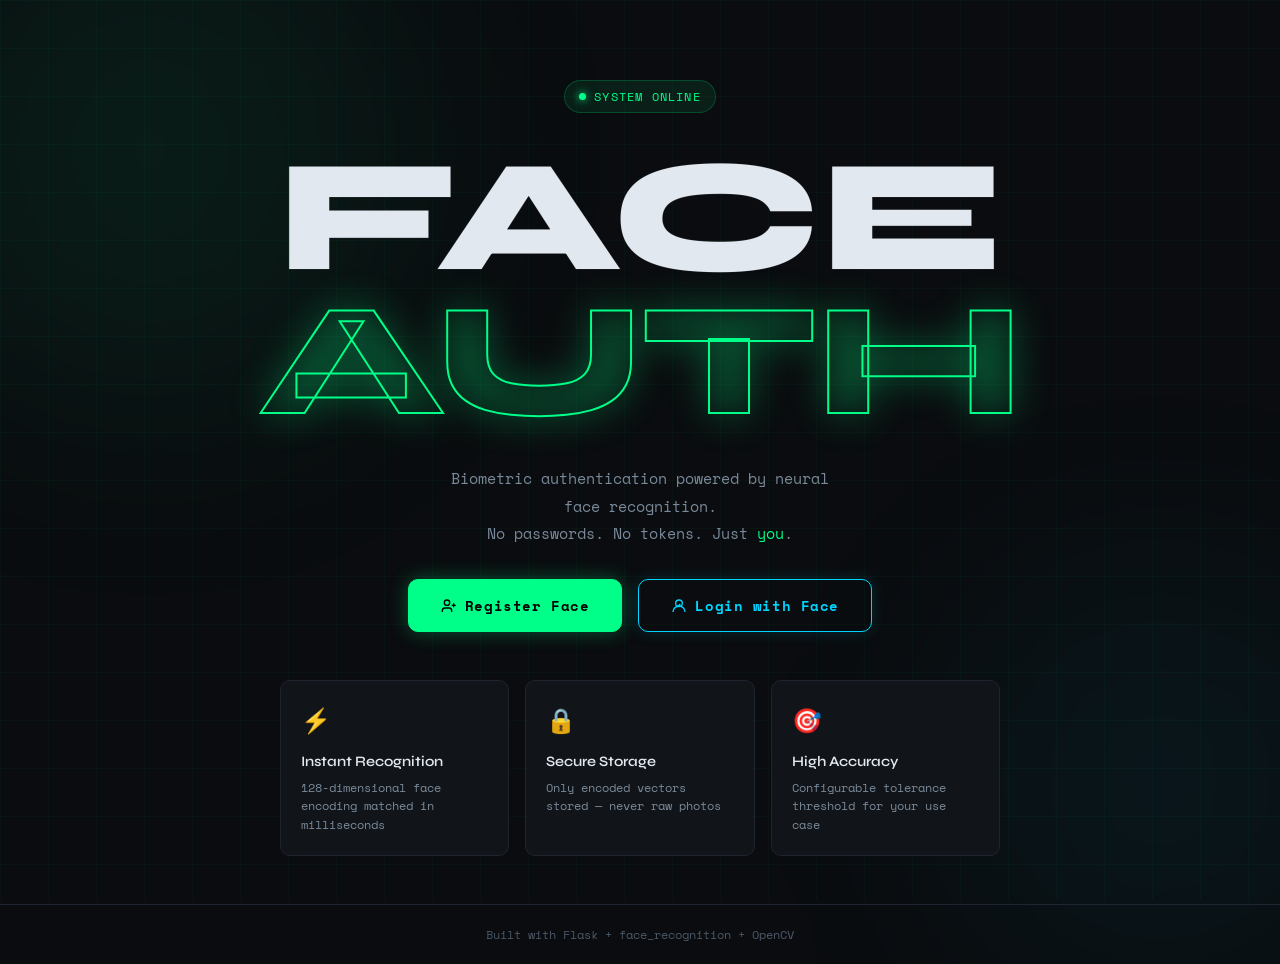
<file: templates/index.html>
<!DOCTYPE html>
<html lang="en">
<head>
  <meta charset="UTF-8" />
  <meta name="viewport" content="width=device-width, initial-scale=1.0" />
  <title>FaceAuth — Biometric Login System</title>
  <link rel="stylesheet" href="/static/css/style.css" />
  <link rel="preconnect" href="https://fonts.googleapis.com">
  <link href="https://fonts.googleapis.com/css2?family=Space+Mono:wght@400;700&family=Syne:wght@400;600;800&display=swap" rel="stylesheet">
</head>
<body class="home-page">

  <!-- Animated grid background -->
  <div class="grid-bg" aria-hidden="true"></div>
  <!-- Glow orbs -->
  <div class="orb orb-1" aria-hidden="true"></div>
  <div class="orb orb-2" aria-hidden="true"></div>

  <main class="hero">
    <div class="hero-badge">
      <span class="pulse-dot"></span>
      System Online
    </div>

    <h1 class="hero-title">
      <span class="line-1">FACE</span>
      <span class="line-2">AUTH</span>
    </h1>

    <p class="hero-sub">
      Biometric authentication powered by neural face recognition.<br>
      No passwords. No tokens. Just <em>you</em>.
    </p>

    <div class="hero-actions">
      <a href="/register-page" class="btn btn-primary">
        <svg viewBox="0 0 24 24" fill="none" stroke="currentColor" stroke-width="2"><path d="M16 21v-2a4 4 0 0 0-4-4H6a4 4 0 0 0-4 4v2"/><circle cx="9" cy="7" r="4"/><line x1="19" y1="8" x2="19" y2="14"/><line x1="22" y1="11" x2="16" y2="11"/></svg>
        Register Face
      </a>
      <a href="/login-page" class="btn btn-secondary">
        <svg viewBox="0 0 24 24" fill="none" stroke="currentColor" stroke-width="2"><circle cx="12" cy="8" r="5"/><path d="M3 21a9 9 0 0 1 18 0"/><path d="M9 12l1 1 4-4"/></svg>
        Login with Face
      </a>
    </div>

    <div class="feature-grid">
      <div class="feature-card">
        <div class="feature-icon">⚡</div>
        <h3>Instant Recognition</h3>
        <p>128-dimensional face encoding matched in milliseconds</p>
      </div>
      <div class="feature-card">
        <div class="feature-icon">🔒</div>
        <h3>Secure Storage</h3>
        <p>Only encoded vectors stored — never raw photos</p>
      </div>
      <div class="feature-card">
        <div class="feature-icon">🎯</div>
        <h3>High Accuracy</h3>
        <p>Configurable tolerance threshold for your use case</p>
      </div>
    </div>
  </main>

  <footer class="site-footer">
    <span>Built with Flask + face_recognition + OpenCV</span>
  </footer>

  <script src="/static/js/main.js"></script>
</body>
</html>
</file>
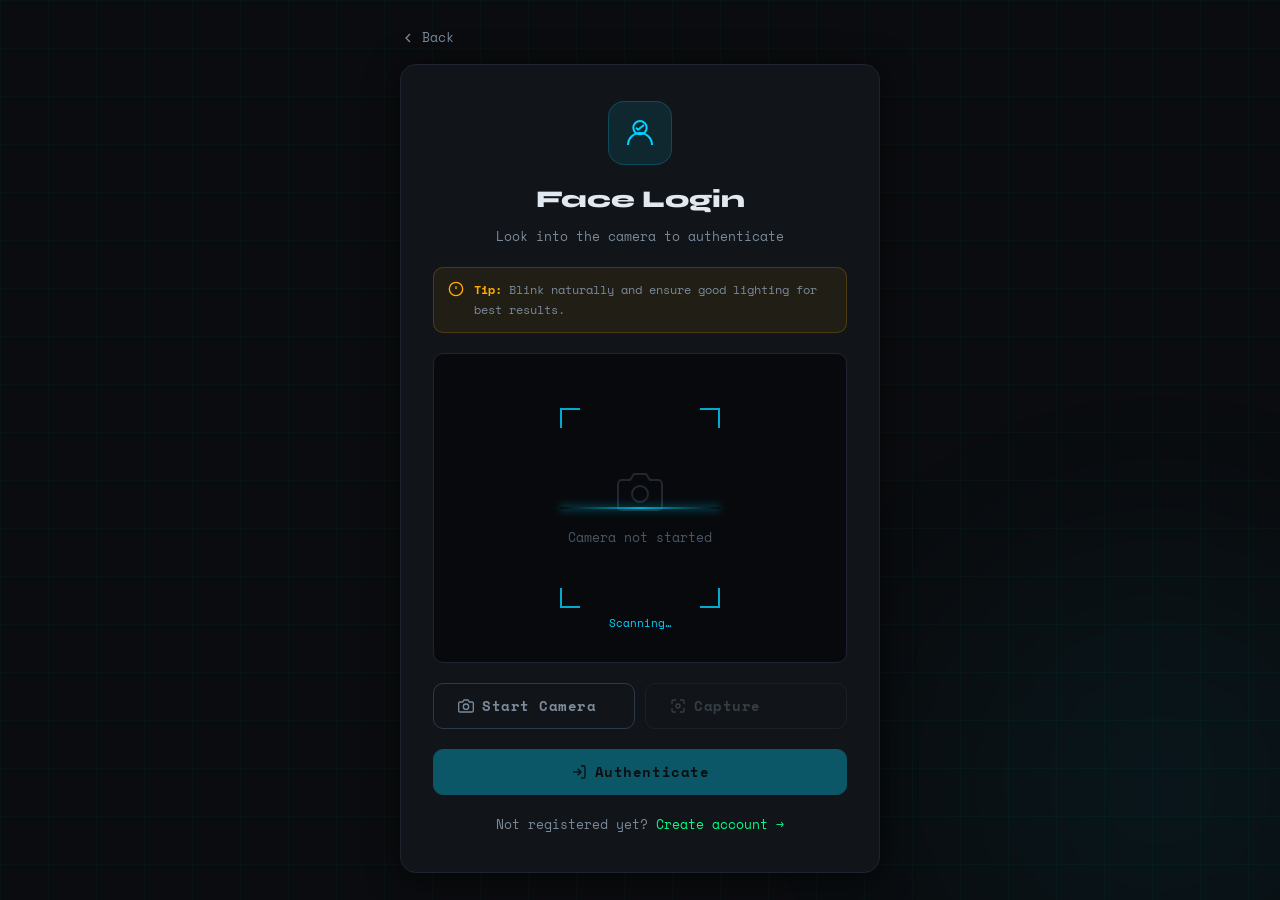
<file: templates/login.html>
<!DOCTYPE html>
<html lang="en">
<head>
  <meta charset="UTF-8" />
  <meta name="viewport" content="width=device-width, initial-scale=1.0" />
  <title>Login — FaceAuth</title>
  <link rel="stylesheet" href="/static/css/style.css" />
  <link rel="preconnect" href="https://fonts.googleapis.com">
  <link href="https://fonts.googleapis.com/css2?family=Space+Mono:wght@400;700&family=Syne:wght@400;600;800&display=swap" rel="stylesheet">
</head>
<body class="auth-page">

  <div class="grid-bg" aria-hidden="true"></div>
  <div class="orb orb-2" aria-hidden="true"></div>

  <div class="auth-container">
    <a href="/" class="back-link">
      <svg viewBox="0 0 24 24" fill="none" stroke="currentColor" stroke-width="2"><polyline points="15,18 9,12 15,6"/></svg>
      Back
    </a>

    <div class="auth-card">
      <div class="card-header">
        <div class="card-icon login-icon">
          <svg viewBox="0 0 24 24" fill="none" stroke="currentColor" stroke-width="1.5">
            <circle cx="12" cy="8" r="5"/>
            <path d="M3 21a9 9 0 0 1 18 0"/>
            <path d="M9 8l1.5 1.5L15 6"/>
          </svg>
        </div>
        <h2>Face Login</h2>
        <p>Look into the camera to authenticate</p>
      </div>

      <!-- Liveness tip -->
      <div class="liveness-tip">
        <svg viewBox="0 0 24 24" fill="none" stroke="currentColor" stroke-width="2"><circle cx="12" cy="12" r="10"/><line x1="12" y1="8" x2="12" y2="12"/><line x1="12" y1="16" x2="12.01" y2="16"/></svg>
        <span><strong>Tip:</strong> Blink naturally and ensure good lighting for best results.</span>
      </div>

      <!-- Camera preview -->
      <div class="camera-section">
        <div class="camera-frame" id="cameraFrame">
          <video id="video" autoplay muted playsinline></video>
          <canvas id="canvas" style="display:none;"></canvas>
          <div class="camera-overlay" id="cameraOverlay">
            <div class="face-guide login-guide">
              <div class="scan-line"></div>
              <div class="corner tl"></div>
              <div class="corner tr"></div>
              <div class="corner bl"></div>
              <div class="corner br"></div>
              <span class="guide-text">Scanning…</span>
            </div>
          </div>
          <div class="camera-placeholder" id="cameraPlaceholder">
            <svg viewBox="0 0 24 24" fill="none" stroke="currentColor" stroke-width="1">
              <path d="M23 19a2 2 0 0 1-2 2H3a2 2 0 0 1-2-2V8a2 2 0 0 1 2-2h4l2-3h6l2 3h4a2 2 0 0 1 2 2z"/>
              <circle cx="12" cy="13" r="4"/>
            </svg>
            <p>Camera not started</p>
          </div>
          <img id="capturedImg" alt="Captured face" style="display:none;" />
        </div>
      </div>

      <!-- Controls -->
      <div class="btn-group">
        <button class="btn btn-outline" id="btnCamera" onclick="startCamera()">
          <svg viewBox="0 0 24 24" fill="none" stroke="currentColor" stroke-width="2"><path d="M23 19a2 2 0 0 1-2 2H3a2 2 0 0 1-2-2V8a2 2 0 0 1 2-2h4l2-3h6l2 3h4a2 2 0 0 1 2 2z"/><circle cx="12" cy="13" r="4"/></svg>
          Start Camera
        </button>
        <button class="btn btn-outline" id="btnCapture" onclick="captureImage()" disabled>
          <svg viewBox="0 0 24 24" fill="none" stroke="currentColor" stroke-width="2"><circle cx="12" cy="12" r="3"/><path d="M9 3H5a2 2 0 0 0-2 2v4m0 6v4a2 2 0 0 0 2 2h4m6 0h4a2 2 0 0 0 2-2v-4m0-6V5a2 2 0 0 0-2-2h-4"/></svg>
          Capture
        </button>
      </div>

      <button class="btn btn-primary full-width login-btn" id="btnLogin" onclick="loginUser()" disabled>
        <svg viewBox="0 0 24 24" fill="none" stroke="currentColor" stroke-width="2"><path d="M15 3h4a2 2 0 0 1 2 2v14a2 2 0 0 1-2 2h-4"/><polyline points="10 17 15 12 10 7"/><line x1="15" y1="12" x2="3" y2="12"/></svg>
        Authenticate
      </button>

      <div class="status-msg" id="statusMsg" style="display:none;"></div>

      <p class="auth-switch">Not registered yet? <a href="/register-page">Create account →</a></p>
    </div>
  </div>

  <script src="/static/js/camera.js"></script>
  <script src="/static/js/login.js"></script>
</body>
</html>
</file>
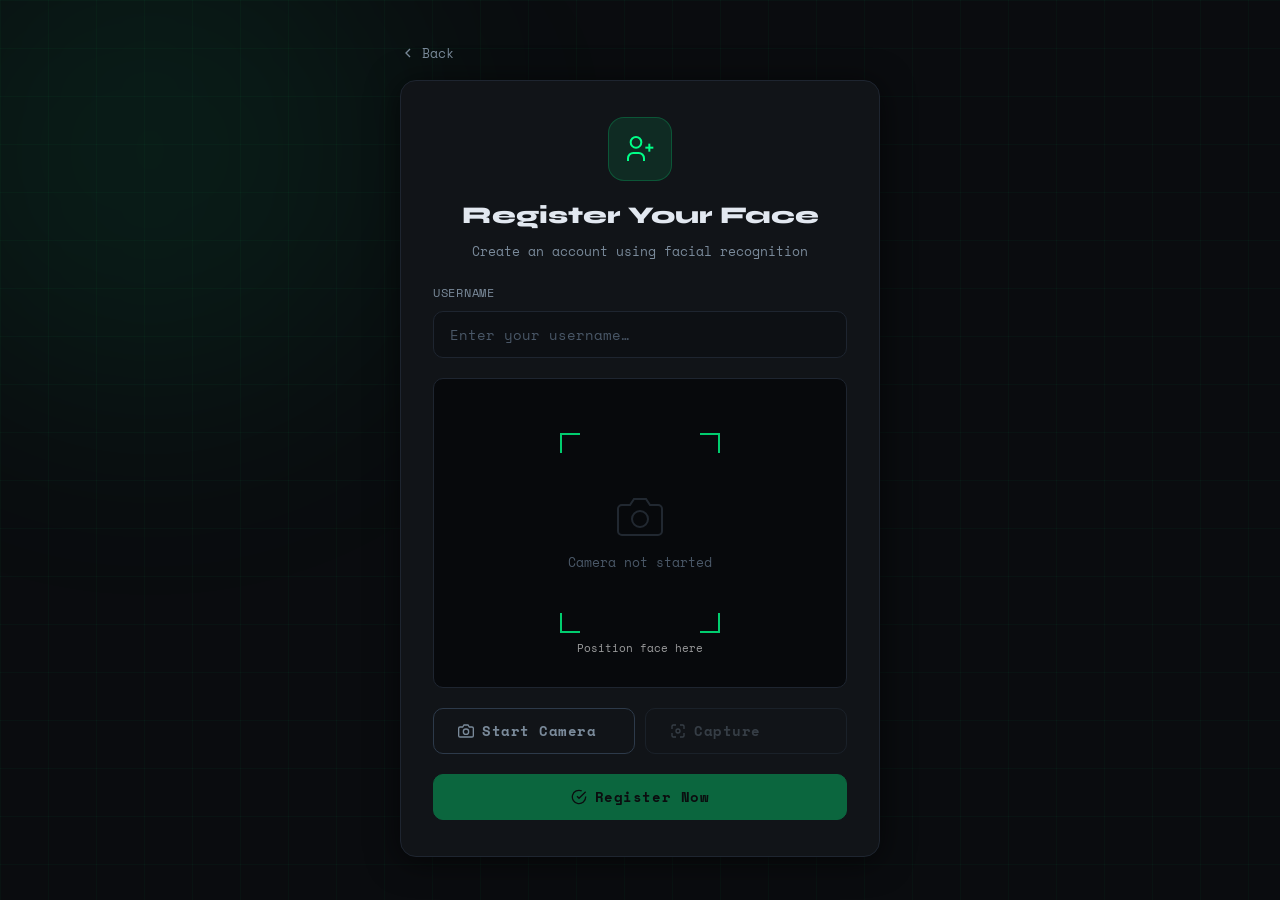
<file: templates/register.html>
<!DOCTYPE html>
<html lang="en">
<head>
  <meta charset="UTF-8" />
  <meta name="viewport" content="width=device-width, initial-scale=1.0" />
  <title>Register — FaceAuth</title>
  <link rel="stylesheet" href="/static/css/style.css" />
  <link rel="preconnect" href="https://fonts.googleapis.com">
  <link href="https://fonts.googleapis.com/css2?family=Space+Mono:wght@400;700&family=Syne:wght@400;600;800&display=swap" rel="stylesheet">
</head>
<body class="auth-page">

  <div class="grid-bg" aria-hidden="true"></div>
  <div class="orb orb-1" aria-hidden="true"></div>

  <div class="auth-container">
    <!-- Back nav -->
    <a href="/" class="back-link">
      <svg viewBox="0 0 24 24" fill="none" stroke="currentColor" stroke-width="2"><polyline points="15,18 9,12 15,6"/></svg>
      Back
    </a>

    <div class="auth-card">
      <div class="card-header">
        <div class="card-icon register-icon">
          <svg viewBox="0 0 24 24" fill="none" stroke="currentColor" stroke-width="1.5">
            <circle cx="9" cy="7" r="4"/><path d="M3 21v-2a4 4 0 0 1 4-4h4a4 4 0 0 1 4 4v2"/>
            <line x1="19" y1="8" x2="19" y2="14"/><line x1="22" y1="11" x2="16" y2="11"/>
          </svg>
        </div>
        <h2>Register Your Face</h2>
        <p>Create an account using facial recognition</p>
      </div>

      <!-- Username input -->
      <div class="form-group">
        <label for="username">Username</label>
        <input
          type="text"
          id="username"
          placeholder="Enter your username…"
          maxlength="32"
          autocomplete="off"
        />
      </div>

      <!-- Camera preview -->
      <div class="camera-section">
        <div class="camera-frame" id="cameraFrame">
          <video id="video" autoplay muted playsinline></video>
          <canvas id="canvas" style="display:none;"></canvas>
          <div class="camera-overlay" id="cameraOverlay">
            <div class="face-guide">
              <!-- SVG corner brackets -->
              <div class="corner tl"></div>
              <div class="corner tr"></div>
              <div class="corner bl"></div>
              <div class="corner br"></div>
              <span class="guide-text">Position face here</span>
            </div>
          </div>
          <div class="camera-placeholder" id="cameraPlaceholder">
            <svg viewBox="0 0 24 24" fill="none" stroke="currentColor" stroke-width="1">
              <path d="M23 19a2 2 0 0 1-2 2H3a2 2 0 0 1-2-2V8a2 2 0 0 1 2-2h4l2-3h6l2 3h4a2 2 0 0 1 2 2z"/>
              <circle cx="12" cy="13" r="4"/>
            </svg>
            <p>Camera not started</p>
          </div>
          <!-- Captured image preview -->
          <img id="capturedImg" alt="Captured face" style="display:none;" />
        </div>
      </div>

      <!-- Controls -->
      <div class="btn-group">
        <button class="btn btn-outline" id="btnCamera" onclick="startCamera()">
          <svg viewBox="0 0 24 24" fill="none" stroke="currentColor" stroke-width="2"><path d="M23 19a2 2 0 0 1-2 2H3a2 2 0 0 1-2-2V8a2 2 0 0 1 2-2h4l2-3h6l2 3h4a2 2 0 0 1 2 2z"/><circle cx="12" cy="13" r="4"/></svg>
          Start Camera
        </button>
        <button class="btn btn-outline" id="btnCapture" onclick="captureImage()" disabled>
          <svg viewBox="0 0 24 24" fill="none" stroke="currentColor" stroke-width="2"><circle cx="12" cy="12" r="3"/><path d="M9 3H5a2 2 0 0 0-2 2v4m0 6v4a2 2 0 0 0 2 2h4m6 0h4a2 2 0 0 0 2-2v-4m0-6V5a2 2 0 0 0-2-2h-4"/></svg>
          Capture
        </button>
      </div>

      <button class="btn btn-primary full-width" id="btnRegister" onclick="registerUser()" disabled>
        <svg viewBox="0 0 24 24" fill="none" stroke="currentColor" stroke-width="2"><path d="M22 11.08V12a10 10 0 1 1-5.93-9.14"/><polyline points="22 4 12 14.01 9 11.01"/></svg>
        Register Now
      </button>

      <!-- Status message -->
      <div class="status-msg" id="statusMsg" style="display:none;"></div>
    </div>
  </div>

  <script src="/static/js/camera.js"></script>
  <script src="/static/js/register.js"></script>
</body>
</html>
</file>
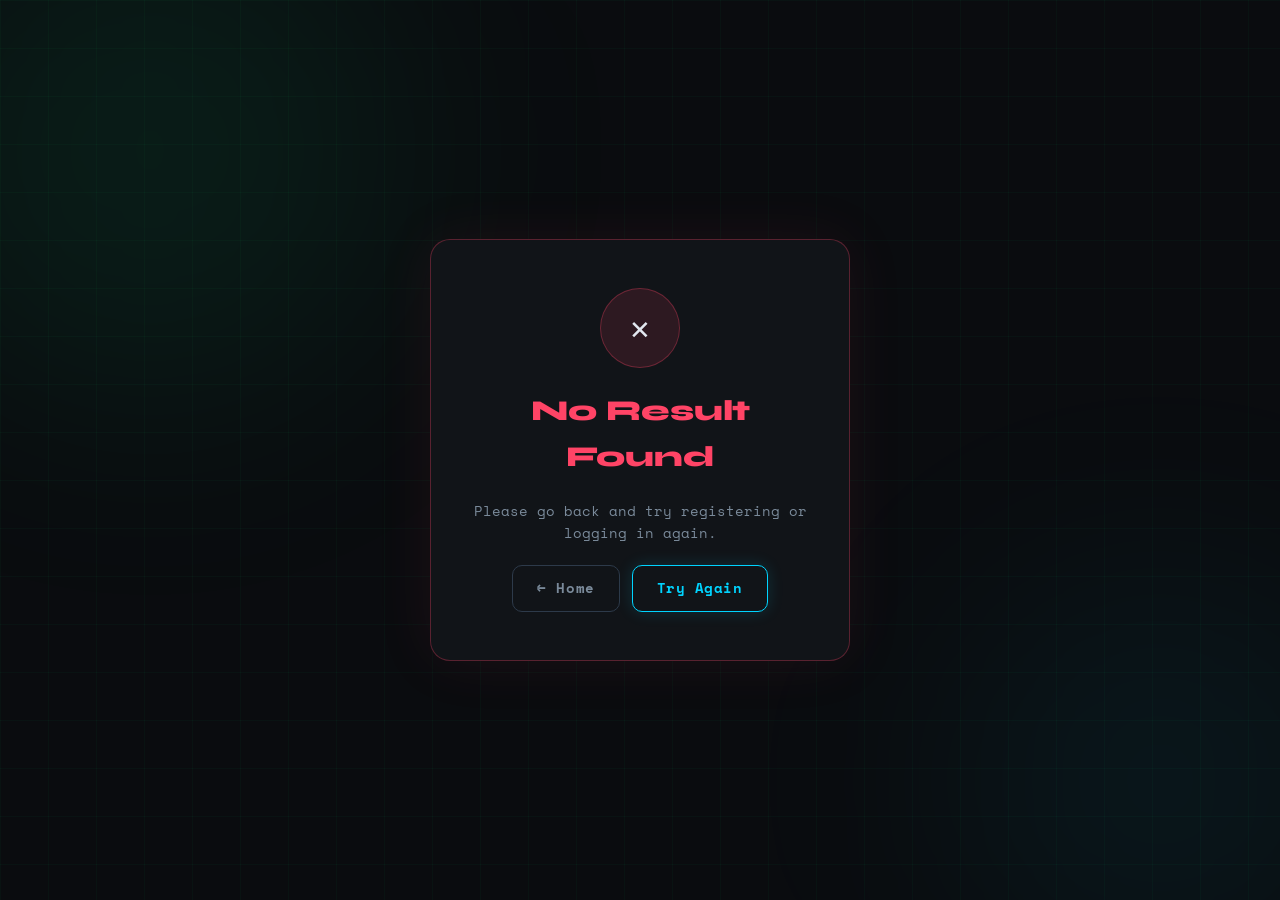
<file: templates/result.html>
<!DOCTYPE html>
<html lang="en">
<head>
  <meta charset="UTF-8" />
  <meta name="viewport" content="width=device-width, initial-scale=1.0" />
  <title>Result — FaceAuth</title>
  <link rel="stylesheet" href="/static/css/style.css" />
  <link rel="preconnect" href="https://fonts.googleapis.com">
  <link href="https://fonts.googleapis.com/css2?family=Space+Mono:wght@400;700&family=Syne:wght@400;600;800&display=swap" rel="stylesheet">
</head>
<body class="result-page">

  <div class="grid-bg" aria-hidden="true"></div>
  <div class="orb orb-1" aria-hidden="true"></div>
  <div class="orb orb-2" aria-hidden="true"></div>

  <div class="result-container">
    <div class="result-card" id="resultCard">
      <!-- Dynamically filled by result.js -->
      <div class="result-icon" id="resultIcon"></div>
      <h1 id="resultTitle"></h1>
      <p id="resultMessage"></p>

      <div class="result-meta" id="resultMeta" style="display:none;">
        <div class="meta-item">
          <span class="meta-label">User</span>
          <span class="meta-value" id="metaUser">—</span>
        </div>
        <div class="meta-item">
          <span class="meta-label">Confidence</span>
          <span class="meta-value" id="metaConfidence">—</span>
        </div>
        <div class="meta-item">
          <span class="meta-label">Time</span>
          <span class="meta-value" id="metaTime">—</span>
        </div>
      </div>

      <div class="result-actions">
        <a href="/" class="btn btn-outline">← Home</a>
        <a href="/login-page" class="btn btn-secondary" id="btnTryAgain">Try Again</a>
      </div>
    </div>
  </div>

  <script src="/static/js/result.js"></script>
</body>
</html>
</file>
<file: static/css/style.css>
/* ============================================================
   FaceAuth — style.css
   Dark industrial aesthetic with neon-green accents.
   Font: Syne (display) + Space Mono (mono/code).
   ============================================================ */

/* ── CSS Variables ─────────────────────────────────────────── */
:root {
  --bg:        #0a0c0f;
  --bg-card:   #111418;
  --bg-input:  #0d1014;
  --border:    #1e2530;
  --border-hi: #2d3a4a;
  --text:      #e2e8f0;
  --text-muted:#7a8a9a;
  --text-dim:  #4a5868;
  --accent:    #00ff88;
  --accent-2:  #00d4ff;
  --accent-err:#ff4466;
  --accent-warn:#ffaa00;
  --font-display: 'Syne', sans-serif;
  --font-mono:    'Space Mono', monospace;
  --radius:    10px;
  --shadow:    0 4px 32px rgba(0,0,0,0.6);
}

/* ── Reset & Base ──────────────────────────────────────────── */
*, *::before, *::after { box-sizing: border-box; margin: 0; padding: 0; }

html { font-size: 16px; scroll-behavior: smooth; }

body {
  background: var(--bg);
  color: var(--text);
  font-family: var(--font-mono);
  min-height: 100vh;
  overflow-x: hidden;
  line-height: 1.6;
}

a { color: var(--accent); text-decoration: none; }
a:hover { text-decoration: underline; }

/* ── Animated Grid Background ──────────────────────────────── */
.grid-bg {
  position: fixed;
  inset: 0;
  background-image:
    linear-gradient(rgba(0,255,136,0.03) 1px, transparent 1px),
    linear-gradient(90deg, rgba(0,255,136,0.03) 1px, transparent 1px);
  background-size: 48px 48px;
  z-index: 0;
  pointer-events: none;
}

/* ── Glow Orbs ─────────────────────────────────────────────── */
.orb {
  position: fixed;
  border-radius: 50%;
  filter: blur(120px);
  z-index: 0;
  pointer-events: none;
  animation: orbFloat 8s ease-in-out infinite alternate;
}
.orb-1 {
  width: 500px; height: 500px;
  background: rgba(0,255,136,0.07);
  top: -100px; left: -100px;
}
.orb-2 {
  width: 400px; height: 400px;
  background: rgba(0,212,255,0.06);
  bottom: -80px; right: -80px;
  animation-delay: -4s;
}
@keyframes orbFloat {
  from { transform: translate(0,0) scale(1); }
  to   { transform: translate(30px,20px) scale(1.1); }
}

/* ── Buttons ───────────────────────────────────────────────── */
.btn {
  display: inline-flex;
  align-items: center;
  gap: 8px;
  padding: 12px 24px;
  border-radius: var(--radius);
  font-family: var(--font-mono);
  font-size: 0.85rem;
  font-weight: 700;
  cursor: pointer;
  border: 1.5px solid transparent;
  transition: all 0.2s ease;
  text-decoration: none;
  letter-spacing: 0.04em;
  white-space: nowrap;
}
.btn svg { width: 16px; height: 16px; flex-shrink: 0; }

.btn-primary {
  background: var(--accent);
  color: #000;
  border-color: var(--accent);
  box-shadow: 0 0 20px rgba(0,255,136,0.3);
}
.btn-primary:hover {
  background: #00ffaa;
  box-shadow: 0 0 32px rgba(0,255,136,0.5);
  transform: translateY(-1px);
  text-decoration: none;
  color: #000;
}

.btn-secondary {
  background: transparent;
  color: var(--accent-2);
  border-color: var(--accent-2);
  box-shadow: 0 0 16px rgba(0,212,255,0.15);
}
.btn-secondary:hover {
  background: rgba(0,212,255,0.1);
  box-shadow: 0 0 24px rgba(0,212,255,0.3);
  transform: translateY(-1px);
  text-decoration: none;
  color: var(--accent-2);
}

.btn-outline {
  background: transparent;
  color: var(--text-muted);
  border-color: var(--border-hi);
}
.btn-outline:hover {
  border-color: var(--accent);
  color: var(--accent);
  background: rgba(0,255,136,0.05);
  text-decoration: none;
}

.btn:disabled {
  opacity: 0.35;
  cursor: not-allowed;
  transform: none !important;
  box-shadow: none !important;
}

.full-width { width: 100%; justify-content: center; }

/* ── HOME PAGE ─────────────────────────────────────────────── */
.home-page { display: flex; flex-direction: column; min-height: 100vh; }

.hero {
  position: relative;
  z-index: 1;
  display: flex;
  flex-direction: column;
  align-items: center;
  justify-content: center;
  text-align: center;
  flex: 1;
  padding: 80px 24px 48px;
  gap: 32px;
}

.hero-badge {
  display: inline-flex;
  align-items: center;
  gap: 8px;
  background: rgba(0,255,136,0.08);
  border: 1px solid rgba(0,255,136,0.2);
  color: var(--accent);
  font-size: 0.75rem;
  letter-spacing: 0.1em;
  text-transform: uppercase;
  padding: 6px 14px;
  border-radius: 999px;
  font-family: var(--font-mono);
}

.pulse-dot {
  width: 7px; height: 7px;
  background: var(--accent);
  border-radius: 50%;
  animation: pulse 2s ease-in-out infinite;
  box-shadow: 0 0 8px var(--accent);
}
@keyframes pulse {
  0%,100% { opacity: 1; transform: scale(1); }
  50%      { opacity: 0.5; transform: scale(0.8); }
}

.hero-title {
  font-family: var(--font-display);
  font-weight: 800;
  line-height: 0.9;
  letter-spacing: -0.03em;
}
.hero-title .line-1 {
  display: block;
  font-size: clamp(72px, 14vw, 160px);
  color: var(--text);
  -webkit-text-stroke: 1px rgba(255,255,255,0.1);
}
.hero-title .line-2 {
  display: block;
  font-size: clamp(72px, 14vw, 160px);
  color: transparent;
  -webkit-text-stroke: 2px var(--accent);
  text-shadow: 0 0 40px rgba(0,255,136,0.3);
}

.hero-sub {
  font-family: var(--font-mono);
  color: var(--text-muted);
  font-size: 0.95rem;
  line-height: 1.8;
  max-width: 420px;
}
.hero-sub em { color: var(--accent); font-style: normal; }

.hero-actions {
  display: flex;
  gap: 16px;
  flex-wrap: wrap;
  justify-content: center;
}
.hero-actions .btn { padding: 14px 32px; font-size: 0.9rem; }

/* Feature grid */
.feature-grid {
  display: grid;
  grid-template-columns: repeat(3, 1fr);
  gap: 16px;
  max-width: 720px;
  width: 100%;
  margin-top: 16px;
}
@media (max-width: 600px) {
  .feature-grid { grid-template-columns: 1fr; }
}

.feature-card {
  background: var(--bg-card);
  border: 1px solid var(--border);
  border-radius: var(--radius);
  padding: 20px;
  text-align: left;
  transition: border-color 0.2s, transform 0.2s;
}
.feature-card:hover {
  border-color: var(--border-hi);
  transform: translateY(-2px);
}
.feature-icon { font-size: 1.5rem; margin-bottom: 10px; }
.feature-card h3 { font-family: var(--font-display); font-size: 0.9rem; font-weight: 600; margin-bottom: 6px; }
.feature-card p  { font-size: 0.78rem; color: var(--text-muted); line-height: 1.5; }

.site-footer {
  position: relative; z-index: 1;
  text-align: center;
  padding: 20px;
  font-size: 0.75rem;
  color: var(--text-dim);
  border-top: 1px solid var(--border);
}

/* ── AUTH PAGES (register / login) ─────────────────────────── */
.auth-page {
  display: flex;
  align-items: center;
  justify-content: center;
  min-height: 100vh;
  padding: 24px;
}

.auth-container {
  position: relative; z-index: 1;
  width: 100%;
  max-width: 480px;
  display: flex;
  flex-direction: column;
  gap: 16px;
}

.back-link {
  display: inline-flex;
  align-items: center;
  gap: 6px;
  color: var(--text-muted);
  font-size: 0.82rem;
  transition: color 0.2s;
}
.back-link svg { width: 16px; height: 16px; }
.back-link:hover { color: var(--accent); text-decoration: none; }

.auth-card {
  background: var(--bg-card);
  border: 1px solid var(--border);
  border-radius: 16px;
  padding: 36px 32px;
  display: flex;
  flex-direction: column;
  gap: 20px;
  box-shadow: var(--shadow);
}

/* Card header */
.card-header { text-align: center; }
.card-icon {
  width: 64px; height: 64px;
  border-radius: 16px;
  display: flex; align-items: center; justify-content: center;
  margin: 0 auto 16px;
}
.card-icon svg { width: 32px; height: 32px; }
.register-icon {
  background: rgba(0,255,136,0.1);
  border: 1px solid rgba(0,255,136,0.2);
  color: var(--accent);
}
.login-icon {
  background: rgba(0,212,255,0.1);
  border: 1px solid rgba(0,212,255,0.2);
  color: var(--accent-2);
}
.card-header h2 {
  font-family: var(--font-display);
  font-size: 1.5rem;
  font-weight: 800;
  margin-bottom: 6px;
}
.card-header p { font-size: 0.83rem; color: var(--text-muted); }

/* Form group */
.form-group { display: flex; flex-direction: column; gap: 8px; }
.form-group label { font-size: 0.78rem; color: var(--text-muted); letter-spacing: 0.06em; text-transform: uppercase; }
.form-group input {
  background: var(--bg-input);
  border: 1.5px solid var(--border);
  border-radius: var(--radius);
  padding: 12px 16px;
  color: var(--text);
  font-family: var(--font-mono);
  font-size: 0.9rem;
  outline: none;
  transition: border-color 0.2s, box-shadow 0.2s;
}
.form-group input:focus {
  border-color: var(--accent);
  box-shadow: 0 0 0 3px rgba(0,255,136,0.12);
}
.form-group input::placeholder { color: var(--text-dim); }

/* Camera section */
.camera-section {}

.camera-frame {
  position: relative;
  width: 100%;
  aspect-ratio: 4 / 3;
  background: #07090c;
  border-radius: var(--radius);
  border: 1.5px solid var(--border);
  overflow: hidden;
}

.camera-frame video,
.camera-frame #capturedImg {
  width: 100%; height: 100%;
  object-fit: cover;
  display: block;
}

/* Placeholder (shown before camera starts) */
.camera-placeholder {
  position: absolute;
  inset: 0;
  display: flex;
  flex-direction: column;
  align-items: center;
  justify-content: center;
  gap: 12px;
  color: var(--text-dim);
  z-index: 2;
}
.camera-placeholder svg { width: 48px; height: 48px; opacity: 0.4; }
.camera-placeholder p   { font-size: 0.8rem; }
.camera-placeholder.hidden { display: none; }

/* Face guide overlay */
.camera-overlay {
  position: absolute;
  inset: 0;
  display: flex;
  align-items: center;
  justify-content: center;
  pointer-events: none;
  z-index: 3;
}
.camera-overlay.hidden { display: none; }

.face-guide {
  position: relative;
  width: 160px; height: 200px;
  display: flex;
  align-items: center;
  justify-content: center;
}
.guide-text {
  font-size: 0.7rem;
  color: rgba(255,255,255,0.6);
  position: absolute;
  bottom: -24px;
  white-space: nowrap;
  font-family: var(--font-mono);
}

/* Corner brackets */
.corner {
  position: absolute;
  width: 20px; height: 20px;
  border-color: var(--accent);
  border-style: solid;
  opacity: 0.8;
}
.corner.tl { top: 0; left: 0; border-width: 2px 0 0 2px; }
.corner.tr { top: 0; right: 0; border-width: 2px 2px 0 0; }
.corner.bl { bottom: 0; left: 0; border-width: 0 0 2px 2px; }
.corner.br { bottom: 0; right: 0; border-width: 0 2px 2px 0; }

/* Login scan line */
.scan-line {
  position: absolute;
  left: 0; right: 0;
  height: 2px;
  background: linear-gradient(90deg, transparent, var(--accent-2), transparent);
  animation: scan 2s ease-in-out infinite;
  opacity: 0.8;
  box-shadow: 0 0 8px var(--accent-2);
}
@keyframes scan {
  0%   { top: 0%; }
  50%  { top: 100%; }
  100% { top: 0%; }
}
.login-guide .corner { border-color: var(--accent-2); }
.login-guide .guide-text { color: var(--accent-2); }

/* Btn group */
.btn-group {
  display: grid;
  grid-template-columns: 1fr 1fr;
  gap: 10px;
}

/* Login specific button */
.login-btn { background: var(--accent-2); border-color: var(--accent-2); box-shadow: 0 0 20px rgba(0,212,255,0.3); }
.login-btn:hover { background: #33ddff; box-shadow: 0 0 32px rgba(0,212,255,0.5); color: #000; text-decoration: none; }

/* Liveness tip */
.liveness-tip {
  display: flex;
  align-items: flex-start;
  gap: 10px;
  background: rgba(255,170,0,0.07);
  border: 1px solid rgba(255,170,0,0.2);
  border-radius: var(--radius);
  padding: 12px 14px;
  font-size: 0.78rem;
  color: var(--accent-warn);
}
.liveness-tip svg { width: 16px; height: 16px; flex-shrink: 0; margin-top: 1px; }
.liveness-tip span { color: var(--text-muted); }
.liveness-tip strong { color: var(--accent-warn); }

/* Status message */
.status-msg {
  border-radius: var(--radius);
  padding: 12px 16px;
  font-size: 0.83rem;
  display: flex;
  align-items: center;
  gap: 8px;
}
.status-msg.success {
  background: rgba(0,255,136,0.08);
  border: 1px solid rgba(0,255,136,0.25);
  color: var(--accent);
}
.status-msg.error {
  background: rgba(255,68,102,0.08);
  border: 1px solid rgba(255,68,102,0.25);
  color: var(--accent-err);
}
.status-msg.info {
  background: rgba(0,212,255,0.08);
  border: 1px solid rgba(0,212,255,0.2);
  color: var(--accent-2);
}

.auth-switch {
  text-align: center;
  font-size: 0.8rem;
  color: var(--text-muted);
}

/* ── RESULT PAGE ───────────────────────────────────────────── */
.result-page {
  display: flex;
  align-items: center;
  justify-content: center;
  min-height: 100vh;
  padding: 24px;
}

.result-container {
  position: relative; z-index: 1;
  width: 100%;
  max-width: 420px;
}

.result-card {
  background: var(--bg-card);
  border: 1px solid var(--border);
  border-radius: 20px;
  padding: 48px 36px;
  text-align: center;
  display: flex;
  flex-direction: column;
  align-items: center;
  gap: 20px;
  box-shadow: var(--shadow);
}
.result-card.success { border-color: rgba(0,255,136,0.3); box-shadow: 0 0 60px rgba(0,255,136,0.08); }
.result-card.error   { border-color: rgba(255,68,102,0.3); box-shadow: 0 0 60px rgba(255,68,102,0.08); }

.result-icon {
  width: 80px; height: 80px;
  border-radius: 50%;
  display: flex; align-items: center; justify-content: center;
  font-size: 2rem;
}
.result-icon.success { background: rgba(0,255,136,0.12); border: 1.5px solid rgba(0,255,136,0.3); }
.result-icon.error   { background: rgba(255,68,102,0.12); border: 1.5px solid rgba(255,68,102,0.3); }

#resultTitle {
  font-family: var(--font-display);
  font-size: 1.8rem;
  font-weight: 800;
}
.result-card.success #resultTitle { color: var(--accent); }
.result-card.error   #resultTitle { color: var(--accent-err); }

#resultMessage {
  color: var(--text-muted);
  font-size: 0.88rem;
  line-height: 1.6;
}

.result-meta {
  background: var(--bg);
  border: 1px solid var(--border);
  border-radius: var(--radius);
  padding: 16px;
  width: 100%;
  display: flex;
  flex-direction: column;
  gap: 10px;
}
.meta-item {
  display: flex;
  justify-content: space-between;
  align-items: center;
  font-size: 0.8rem;
}
.meta-label { color: var(--text-dim); text-transform: uppercase; letter-spacing: 0.06em; }
.meta-value { color: var(--accent); font-weight: 700; }

.result-actions {
  display: flex;
  gap: 12px;
  width: 100%;
  justify-content: center;
}

/* ── Spinner ───────────────────────────────────────────────── */
.spinner {
  width: 16px; height: 16px;
  border: 2px solid rgba(0,0,0,0.2);
  border-top-color: #000;
  border-radius: 50%;
  animation: spin 0.7s linear infinite;
  flex-shrink: 0;
}
.btn-secondary .spinner, .btn-outline .spinner {
  border-color: rgba(255,255,255,0.2);
  border-top-color: currentColor;
}
@keyframes spin { to { transform: rotate(360deg); } }

/* ── Responsive ────────────────────────────────────────────── */
@media (max-width: 480px) {
  .auth-card { padding: 28px 20px; }
  .btn-group { grid-template-columns: 1fr; }
}
</file>
